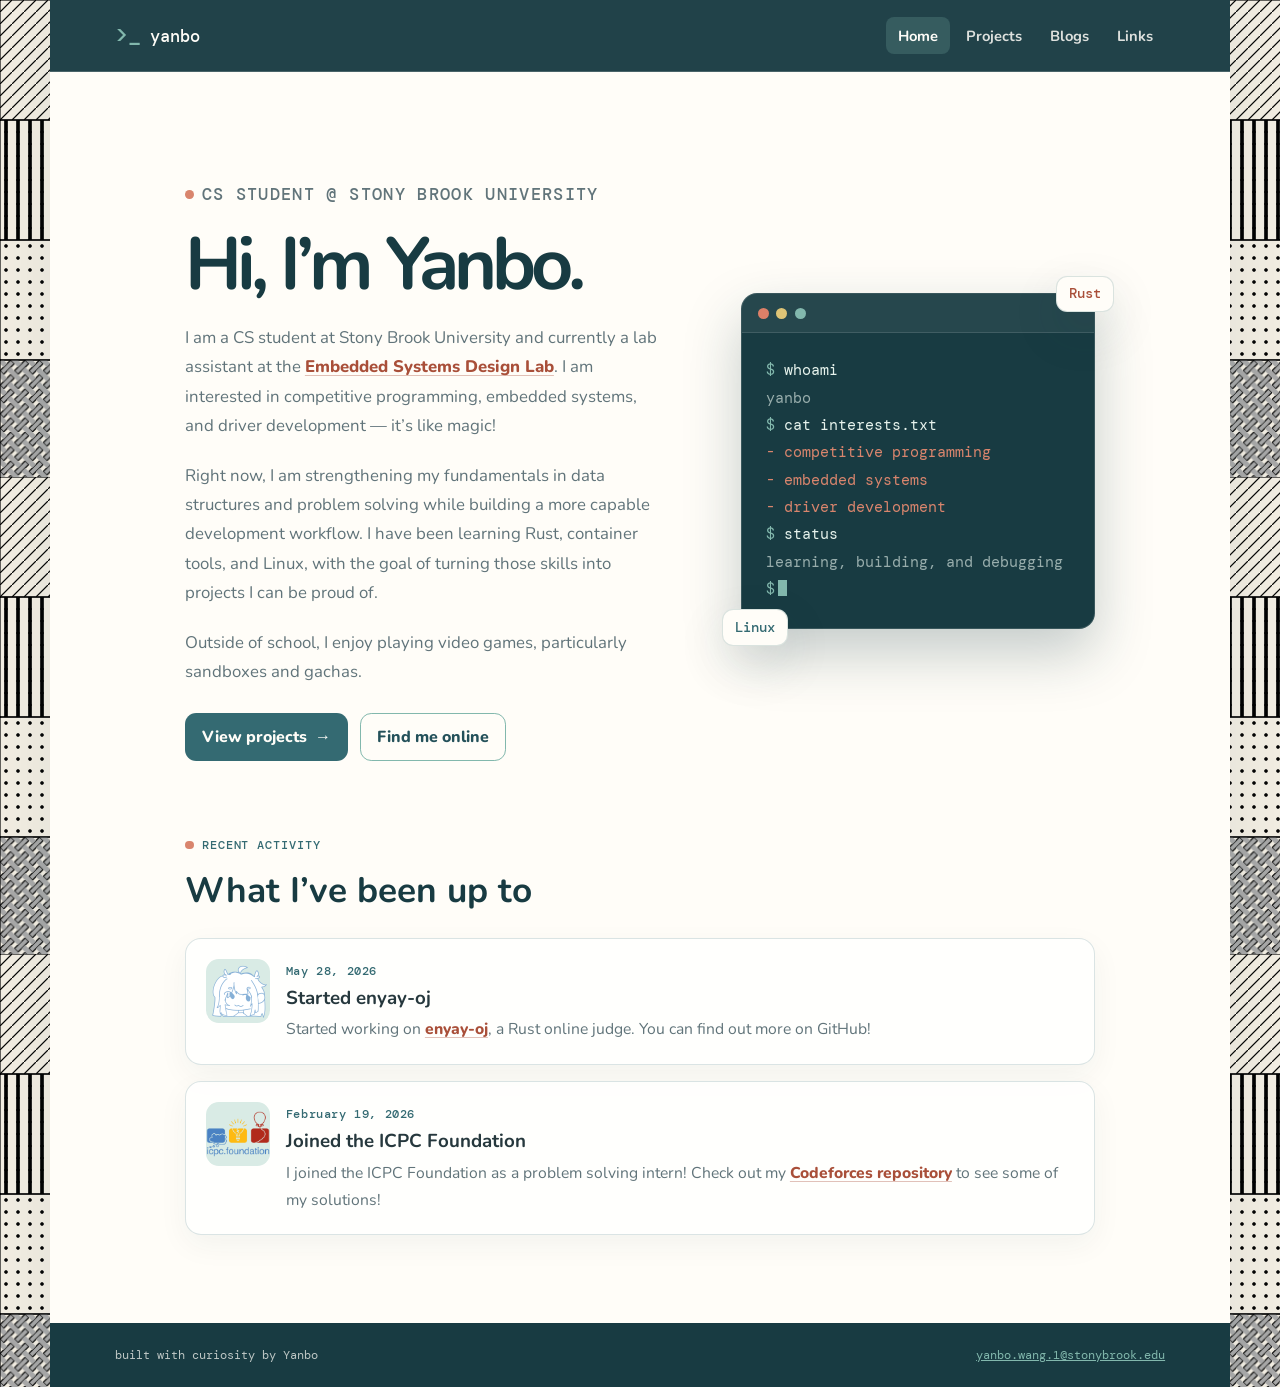
<file: index.html>
<!doctype html>
<html lang="en">
  <head>
    <meta charset="utf-8">
    <meta name="viewport" content="width=device-width, initial-scale=1">
    <meta name="description" content="Yanbo is a computer science student interested in competitive programming, embedded systems, and driver development.">
    <link rel="icon" href="assets/favicon.ico">
    <link rel="stylesheet" href="style.css">
    <title>Yanbo — Computer Science Student</title>
  </head>
  <body>
    <div class="site-shell">
      <header class="site-header">
        <a class="brand" href="index.html" aria-label="Yanbo home">
          <span class="brand-mark" aria-hidden="true">&gt;_</span>
          yanbo
        </a>
        <button class="nav-toggle" type="button" aria-label="Toggle navigation" aria-expanded="false" aria-controls="site-nav">
          <span></span><span></span><span></span>
        </button>
        <nav class="site-nav" id="site-nav" aria-label="Main navigation">
          <a href="index.html" aria-current="page">Home</a>
          <a href="pages/projects.html">Projects</a>
          <a href="pages/blogs.html">Blogs</a>
          <a href="pages/links.html">Links</a>
        </nav>
      </header>

      <main class="page-content">
        <section class="hero" aria-labelledby="welcome-title">
          <div class="hero-copy">
            <p class="eyebrow">CS Student @ Stony Brook University</p>
            <h1 class="page-title" id="welcome-title">Hi, I’m Yanbo.</h1>
            <p>
              I am a CS student at Stony Brook University and currently a lab assistant at the
              <a class="text-link" href="https://www.stonybrook.edu/commcms/electrical/undergraduate/laboratories/teaching_labs/embedded-systems-lab">Embedded Systems Design Lab</a>.
              I am interested in competitive programming, embedded systems, and driver development — it’s like magic!
            </p>
            <p>
              Right now, I am strengthening my fundamentals in data structures and problem solving while building a more capable development workflow. I have been learning Rust, container tools, and Linux, with the goal of turning those skills into projects I can be proud of.
            </p>
            <p>Outside of school, I enjoy playing video games, particularly sandboxes and gachas.</p>
            <div class="hero-actions">
              <a class="button button-primary" href="pages/projects.html">View projects <span aria-hidden="true">→</span></a>
              <a class="button button-secondary" href="pages/links.html">Find me online</a>
            </div>
          </div>

          <div class="terminal-window" aria-label="A terminal summary of Yanbo’s interests">
            <div class="terminal-bar" aria-hidden="true">
              <span class="terminal-dot"></span><span class="terminal-dot"></span><span class="terminal-dot"></span>
            </div>
            <div class="terminal-body">
              <div><span class="terminal-prompt">$</span> whoami</div>
              <div class="terminal-muted">yanbo</div>
              <div><span class="terminal-prompt">$</span> cat interests.txt</div>
              <div class="terminal-accent">- competitive programming</div>
              <div class="terminal-accent">- embedded systems</div>
              <div class="terminal-accent">- driver development</div>
              <div><span class="terminal-prompt">$</span> status</div>
              <div class="terminal-muted">learning, building, and debugging</div>
              <div><span class="terminal-prompt">$</span><span class="cursor" aria-hidden="true"></span></div>
            </div>
            <span class="floating-tag floating-tag--top">Rust</span>
            <span class="floating-tag floating-tag--bottom">Linux</span>
          </div>
        </section>

        <section aria-labelledby="activity-title">
          <div class="section-heading">
            <div>
              <p class="eyebrow">Recent activity</p>
              <h2 id="activity-title">What I’ve been up to</h2>
            </div>
          </div>
          <div class="activity-list">
            <article class="activity-card">
              <div class="activity-image"><img src="assets/enyay-mascot.png" alt="Enyay mascot"></div>
              <div class="activity-copy">
                <span class="activity-date">May 28, 2026</span>
                <h3>Started enyay-oj</h3>
                <p>Started working on <a class="text-link" href="https://github.com/3nya/enyay-oj">enyay-oj</a>, a Rust online judge. You can find out more on GitHub!</p>
              </div>
            </article>
            <article class="activity-card">
              <div class="activity-image"><img src="assets/icpc.png" alt="ICPC Foundation logo"></div>
              <div class="activity-copy">
                <span class="activity-date">February 19, 2026</span>
                <h3>Joined the ICPC Foundation</h3>
                <p>I joined the ICPC Foundation as a problem solving intern! Check out my <a class="text-link" href="https://github.com/Yanboww/Codeforces">Codeforces repository</a> to see some of my solutions!</p>
              </div>
            </article>
          </div>
        </section>
      </main>

      <footer class="site-footer">
        <span>built with curiosity by Yanbo</span>
        <a href="mailto:yanbo.wang.1@stonybrook.edu">yanbo.wang.1@stonybrook.edu</a>
      </footer>
    </div>
    <script src="app.js"></script>
  </body>
</html>
</file>
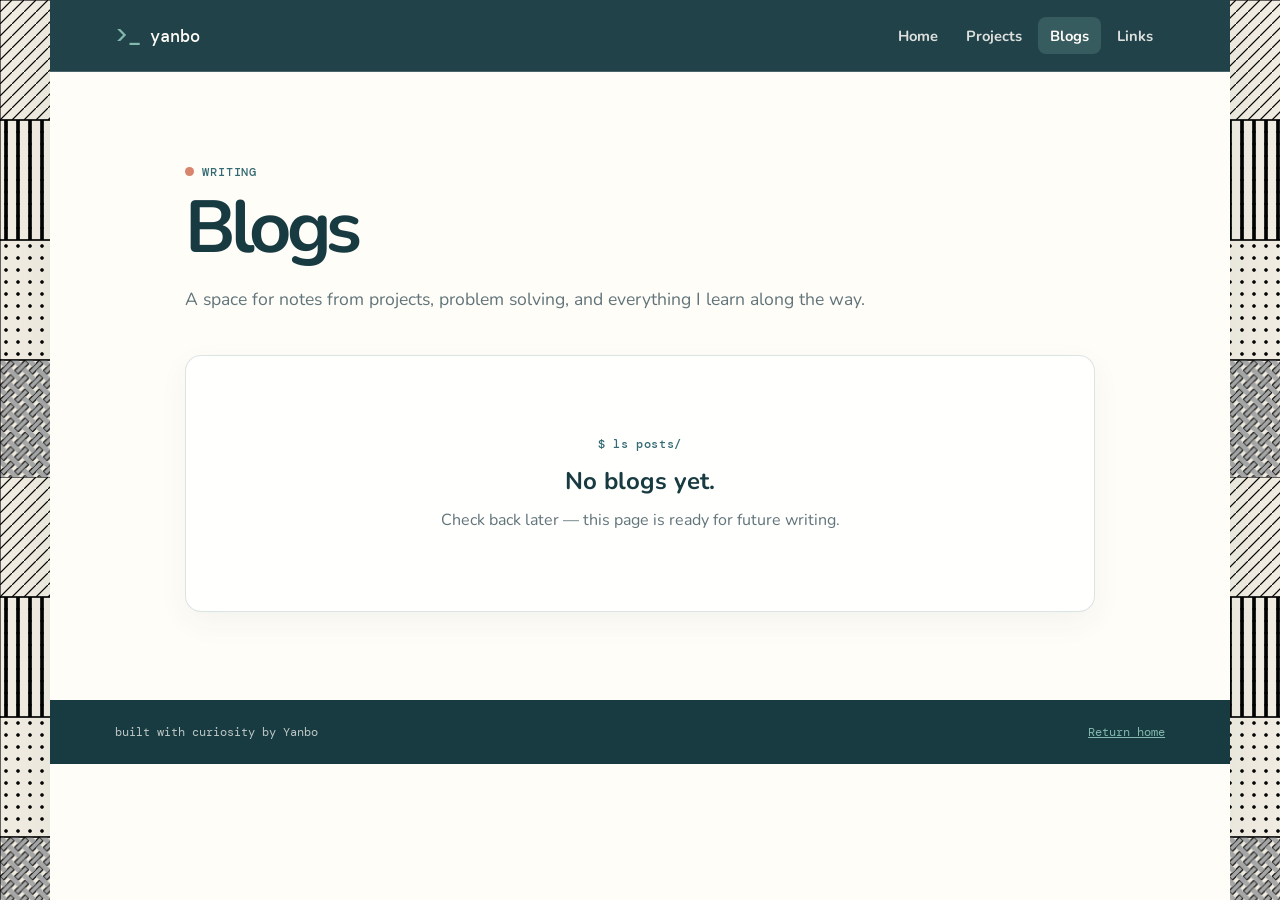
<file: pages/blogs.html>
<!doctype html>
<html lang="en">
  <head>
    <meta charset="utf-8">
    <meta name="viewport" content="width=device-width, initial-scale=1">
    <meta name="description" content="Yanbo’s blog.">
    <link rel="icon" href="../assets/favicon.ico">
    <link rel="stylesheet" href="../style.css">
    <title>Blogs — Yanbo</title>
  </head>
  <body>
    <div class="site-shell">
      <header class="site-header">
        <a class="brand" href="../index.html" aria-label="Yanbo home"><span class="brand-mark" aria-hidden="true">&gt;_</span>yanbo</a>
        <button class="nav-toggle" type="button" aria-label="Toggle navigation" aria-expanded="false" aria-controls="site-nav"><span></span><span></span><span></span></button>
        <nav class="site-nav" id="site-nav" aria-label="Main navigation">
          <a href="../index.html">Home</a><a href="projects.html">Projects</a><a href="blogs.html" aria-current="page">Blogs</a><a href="links.html">Links</a>
        </nav>
      </header>

      <main class="page-content">
        <p class="eyebrow">Writing</p>
        <h1 class="page-title">Blogs</h1>
        <p class="page-intro">A space for notes from projects, problem solving, and everything I learn along the way.</p>
        <section class="empty-state page-spaced" aria-labelledby="empty-title">
          <span class="terminal-label">$ ls posts/</span>
          <h2 id="empty-title">No blogs yet.</h2>
          <p>Check back later — this page is ready for future writing.</p>
        </section>
      </main>

      <footer class="site-footer"><span>built with curiosity by Yanbo</span><a href="../index.html">Return home</a></footer>
    </div>
    <script src="../app.js"></script>
  </body>
</html>
</file>
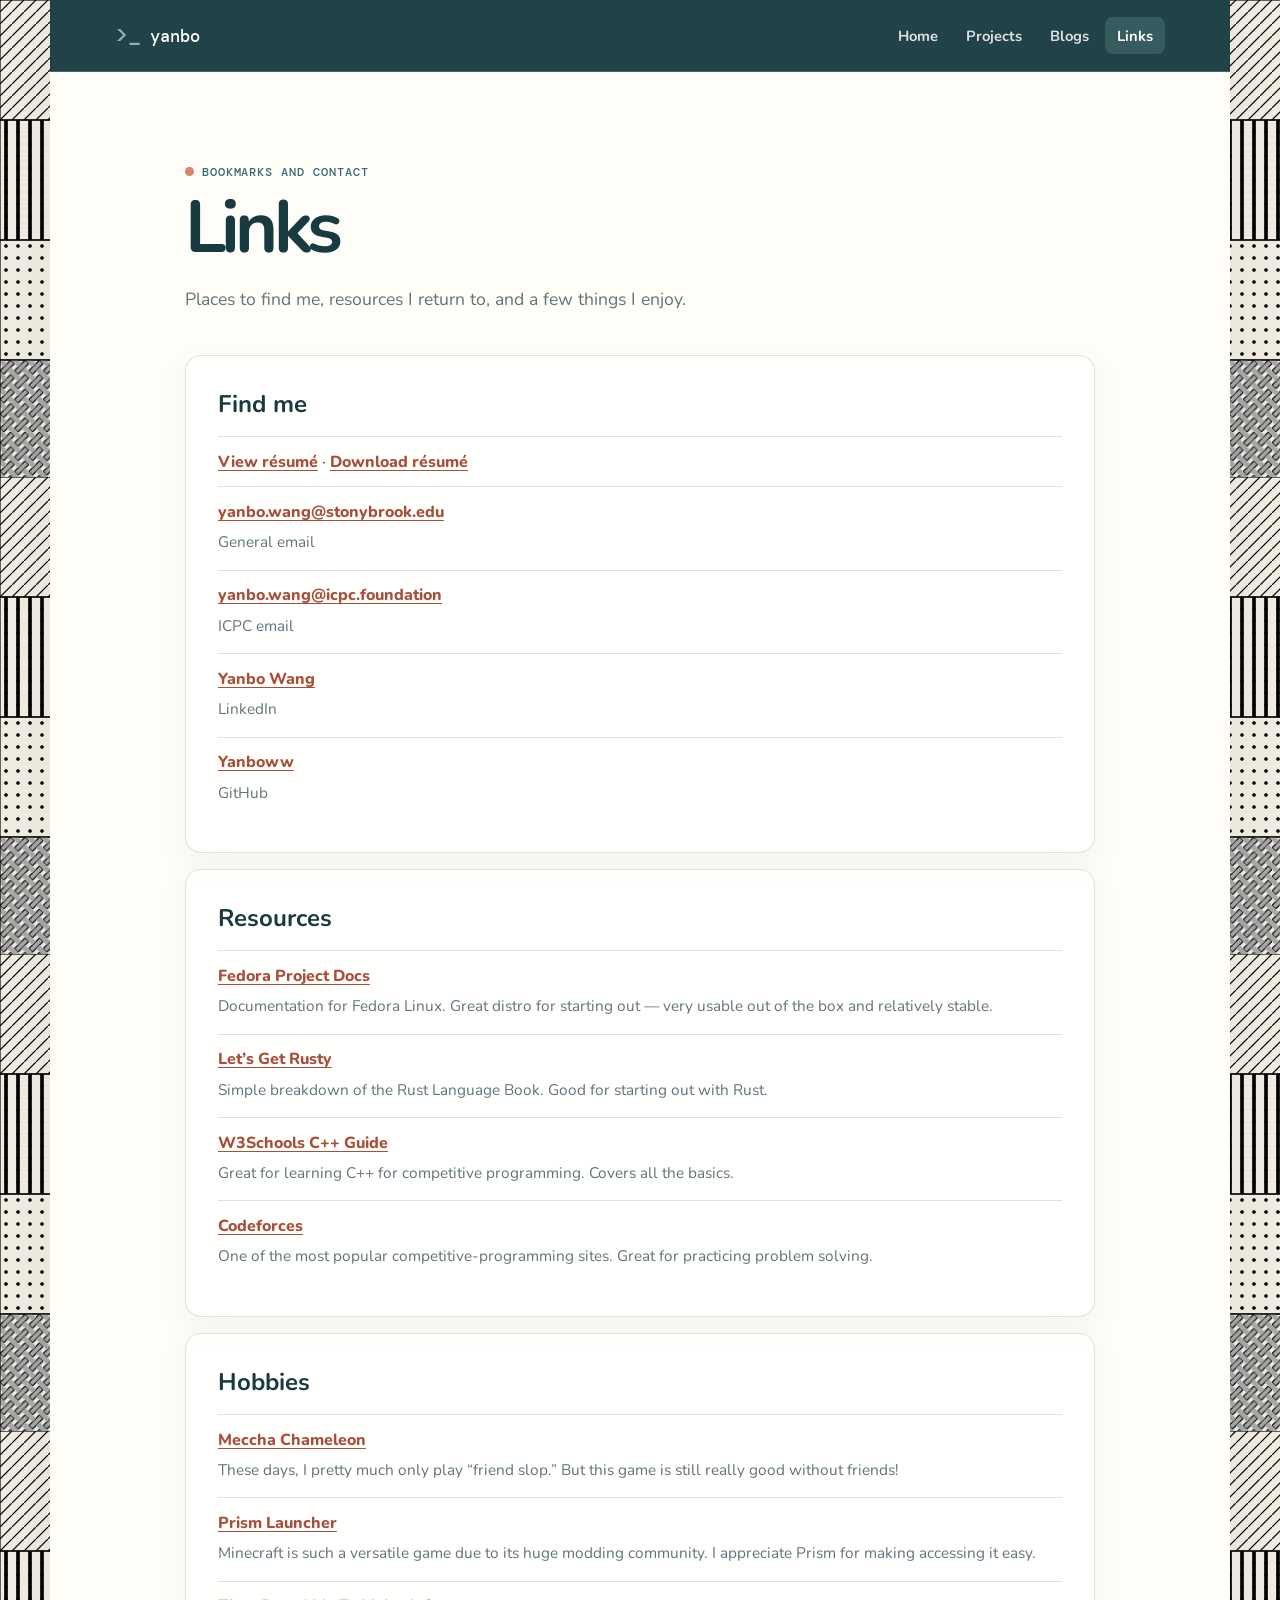
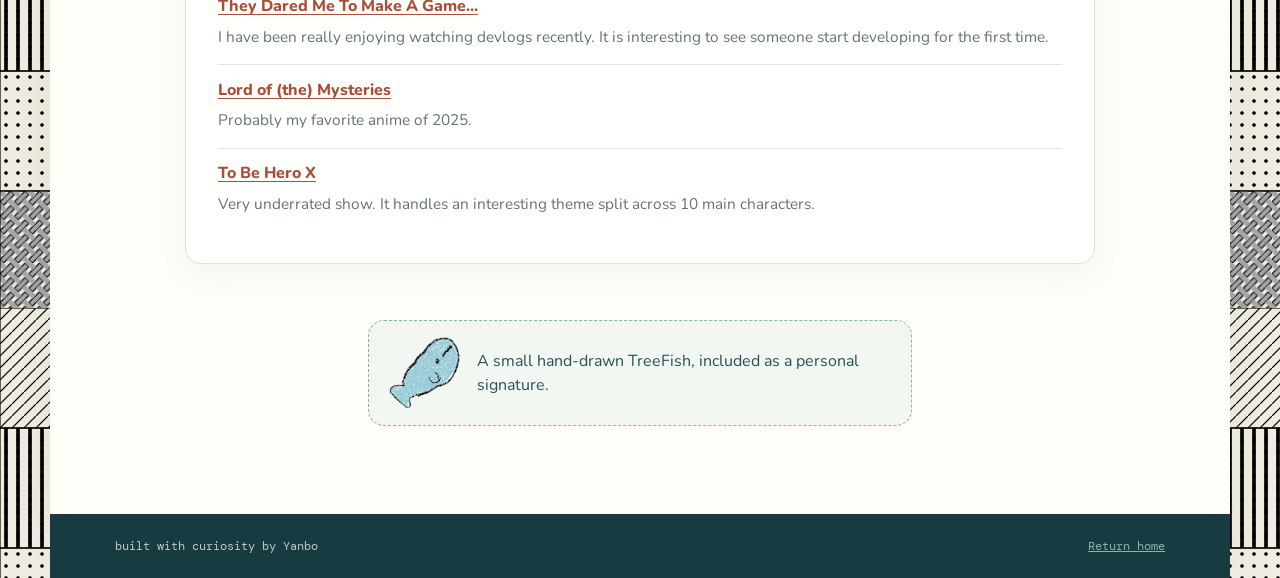
<file: pages/links.html>
<!doctype html>
<html lang="en">
  <head>
    <meta charset="utf-8">
    <meta name="viewport" content="width=device-width, initial-scale=1">
    <meta name="description" content="Links, resources, and hobbies from Yanbo.">
    <link rel="icon" href="../assets/favicon.ico">
    <link rel="stylesheet" href="../style.css">
    <title>Links — Yanbo</title>
  </head>
  <body>
    <div class="site-shell">
      <header class="site-header">
        <a class="brand" href="../index.html" aria-label="Yanbo home"><span class="brand-mark" aria-hidden="true">&gt;_</span>yanbo</a>
        <button class="nav-toggle" type="button" aria-label="Toggle navigation" aria-expanded="false" aria-controls="site-nav"><span></span><span></span><span></span></button>
        <nav class="site-nav" id="site-nav" aria-label="Main navigation">
          <a href="../index.html">Home</a><a href="projects.html">Projects</a><a href="blogs.html">Blogs</a><a href="links.html" aria-current="page">Links</a>
        </nav>
      </header>

      <main class="page-content">
        <p class="eyebrow">Bookmarks and contact</p>
        <h1 class="page-title">Links</h1>
        <p class="page-intro">Places to find me, resources I return to, and a few things I enjoy.</p>

        <div class="link-groups page-spaced">
          <section class="link-group" aria-labelledby="find-me-title">
            <h2 id="find-me-title">Find me</h2>
            <ul class="link-list">
              <li><a href="../assets/yanbo_resume.pdf" target="_blank" rel="noopener">View résumé</a> · <a href="../assets/yanbo_resume.pdf" download>Download résumé</a></li>
              <li><a href="mailto:yanbo.wang@stonybrook.edu">yanbo.wang@stonybrook.edu</a><p>General email</p></li>
              <li><a href="mailto:yanbo.wang@icpc.foundation">yanbo.wang@icpc.foundation</a><p>ICPC email</p></li>
              <li><a href="https://www.linkedin.com/in/yanbo-wang-297aa0345/">Yanbo Wang</a><p>LinkedIn</p></li>
              <li><a href="https://github.com/Yanboww">Yanboww</a><p>GitHub</p></li>
            </ul>
          </section>

          <section class="link-group" aria-labelledby="resources-title">
            <h2 id="resources-title">Resources</h2>
            <ul class="link-list">
              <li><a href="https://docs.fedoraproject.org/en-US/docs/">Fedora Project Docs</a><p>Documentation for Fedora Linux. Great distro for starting out — very usable out of the box and relatively stable.</p></li>
              <li><a href="https://www.youtube.com/watch?v=OX9HJsJUDxA&amp;list=PLai5B987bZ9CoVR-QEIN9foz4QCJ0H2Y8">Let’s Get Rusty</a><p>Simple breakdown of the Rust Language Book. Good for starting out with Rust.</p></li>
              <li><a href="https://www.w3schools.com/cpp/">W3Schools C++ Guide</a><p>Great for learning C++ for competitive programming. Covers all the basics.</p></li>
              <li><a href="https://codeforces.com/">Codeforces</a><p>One of the most popular competitive-programming sites. Great for practicing problem solving.</p></li>
            </ul>
          </section>

          <section class="link-group" aria-labelledby="hobbies-title">
            <h2 id="hobbies-title">Hobbies</h2>
            <ul class="link-list">
              <li><a href="https://store.steampowered.com/app/4704690/MECCHA_CHAMELEON/">Meccha Chameleon</a><p>These days, I pretty much only play “friend slop.” But this game is still really good without friends!</p></li>
              <li><a href="https://prismlauncher.org/">Prism Launcher</a><p>Minecraft is such a versatile game due to its huge modding community. I appreciate Prism for making accessing it easy.</p></li>
              <li><a href="https://youtu.be/eM5vDbvxjZs?si=UpRsF8qbLDAPuUCb">They Dared Me To Make A Game...</a><p>I have been really enjoying watching devlogs recently. It is interesting to see someone start developing for the first time.</p></li>
              <li><a href="https://myanimelist.net/anime/49818/Guimi_Zhi_Zhu__Xiaochou_Pian?q=Lord%20of%20mys&cat=anime">Lord of (the) Mysteries</a><p>Probably my favorite anime of 2025.</p></li>
              <li><a href="https://myanimelist.net/anime/53447/Tu_Bian_Yingxiong_X?q=To%20be%20hero%20X&cat=anime">To Be Hero X</a><p>Very underrated show. It handles an interesting theme split across 10 main characters.</p></li>
            </ul>
          </section>
        </div>

        <aside class="hand-drawn-note" aria-label="A note from Yanbo">
          <img src="../assets/general-icon.png" alt="Hand-drawn TreeFish character">
          <p>A small hand-drawn TreeFish, included as a personal signature.</p>
        </aside>
      </main>

      <footer class="site-footer"><span>built with curiosity by Yanbo</span><a href="../index.html">Return home</a></footer>
    </div>
    <script src="../app.js"></script>
  </body>
</html>
</file>
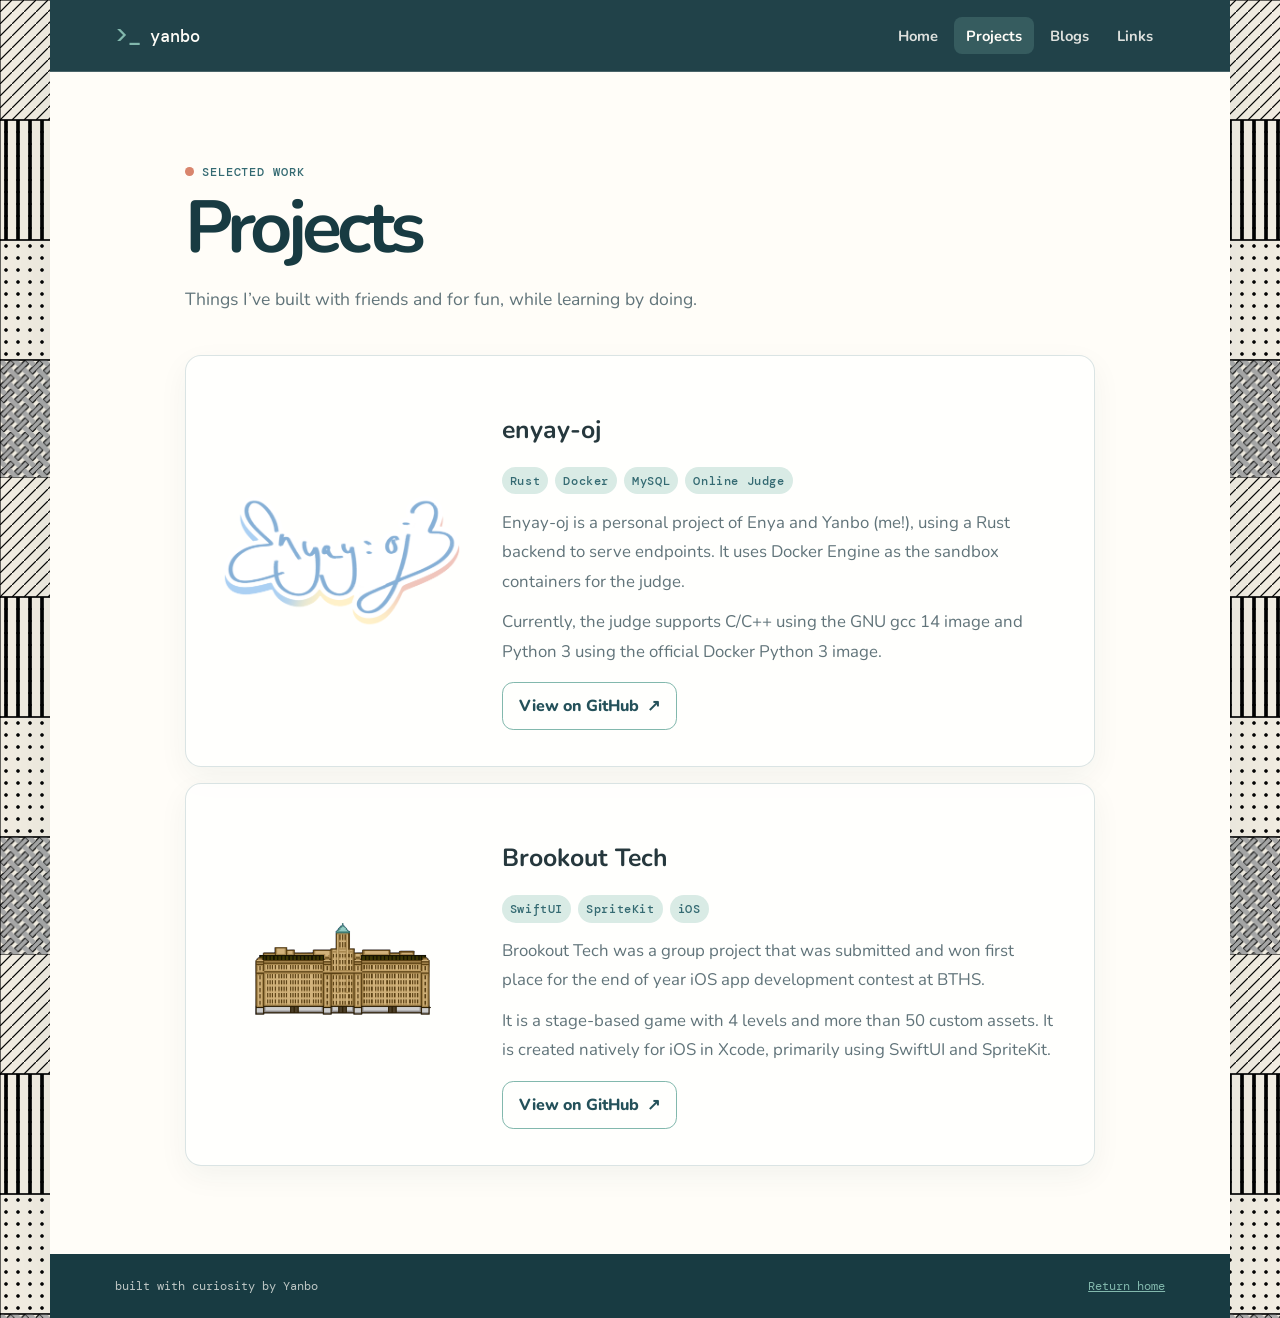
<file: pages/projects.html>
<!doctype html>
<html lang="en">
  <head>
    <meta charset="utf-8">
    <meta name="viewport" content="width=device-width, initial-scale=1">
    <meta name="description" content="Projects by Yanbo.">
    <link rel="icon" href="../assets/favicon.ico">
    <link rel="stylesheet" href="../style.css">
    <title>Projects — Yanbo</title>
  </head>
  <body>
    <div class="site-shell">
      <header class="site-header">
        <a class="brand" href="../index.html" aria-label="Yanbo home"><span class="brand-mark" aria-hidden="true">&gt;_</span>yanbo</a>
        <button class="nav-toggle" type="button" aria-label="Toggle navigation" aria-expanded="false" aria-controls="site-nav"><span></span><span></span><span></span></button>
        <nav class="site-nav" id="site-nav" aria-label="Main navigation">
          <a href="../index.html">Home</a><a href="projects.html" aria-current="page">Projects</a><a href="blogs.html">Blogs</a><a href="links.html">Links</a>
        </nav>
      </header>

      <main class="page-content">
        <p class="eyebrow">Selected work</p>
        <h1 class="page-title">Projects</h1>
        <p class="page-intro">Things I’ve built with friends and for fun, while learning by doing.</p>

        <div class="project-list page-spaced">
          <article class="project-card">
            <a class="project-visual" href="https://github.com/3nya/enyay-oj"><img src="../assets/enyayoj-logo.png" alt="enyay-oj logo"></a>
            <div class="project-copy prose">
              <h2>enyay-oj</h2>
              <div class="tag-list"><span>Rust</span><span>Docker</span><span>MySQL</span><span>Online Judge</span></div>
              <p>Enyay-oj is a personal project of Enya and Yanbo (me!), using a Rust backend to serve endpoints. It uses Docker Engine as the sandbox containers for the judge.</p>
              <p>Currently, the judge supports C/C++ using the GNU gcc 14 image and Python 3 using the official Docker Python 3 image.</p>
              <a class="button button-secondary" href="https://github.com/3nya/enyay-oj">View on GitHub <span aria-hidden="true">↗</span></a>
            </div>
          </article>

          <article class="project-card">
            <a class="project-visual" href="https://github.com/Yanboww/Escape-Btech"><img src="../assets/Brookout-logo.png" alt="Brookout Tech logo"></a>
            <div class="project-copy prose">
              <h2>Brookout Tech</h2>
              <div class="tag-list"><span>SwiftUI</span><span>SpriteKit</span><span>iOS</span></div>
              <p>Brookout Tech was a group project that was submitted and won first place for the end of year iOS app development contest at BTHS.</p>
              <p>It is a stage-based game with 4 levels and more than 50 custom assets. It is created natively for iOS in Xcode, primarily using SwiftUI and SpriteKit.</p>
              <a class="button button-secondary" href="https://github.com/Yanboww/Escape-Btech">View on GitHub <span aria-hidden="true">↗</span></a>
            </div>
          </article>
        </div>
      </main>

      <footer class="site-footer"><span>built with curiosity by Yanbo</span><a href="../index.html">Return home</a></footer>
    </div>
    <script src="../app.js"></script>
  </body>
</html>
</file>
<file: style.css>
@import url("https://fonts.googleapis.com/css2?family=DM+Mono:wght@400;500&family=Nunito:wght@400;600;700;800&display=swap");

:root {
  --cream: #fffdf8;
  --cream-dark: #f3eee3;
  --teal-900: #183b42;
  --teal-800: #24515a;
  --teal-700: #346a72;
  --teal-400: #82b8ad;
  --teal-200: #d9ebe5;
  --terracotta: #a94f39;
  --terracotta-light: #d9856d;
  --ink: #26383d;
  --muted: #61747a;
  --border: rgba(52, 106, 114, 0.18);
  --shadow: 0 18px 50px rgba(24, 59, 66, 0.12);
  --font-display: "Nunito", sans-serif;
  --font-mono: "DM Mono", monospace;
}

* { box-sizing: border-box; }
html { scroll-behavior: smooth; }

body {
  min-width: 320px;
  margin: 0;
  color: var(--ink);
  background: var(--cream-dark) url("assets/bg.png") repeat;
  font-family: var(--font-display);
}

a { color: inherit; }
img { display: block; max-width: 100%; }

.site-shell {
  width: min(1180px, 100%);
  min-height: 100vh;
  margin: 0 auto;
  overflow: hidden;
  background: var(--cream);
  box-shadow: 0 0 80px rgba(24, 59, 66, 0.08);
}

.site-header {
  position: sticky;
  top: 0;
  z-index: 10;
  display: flex;
  align-items: center;
  min-height: 72px;
  padding: 0 5.5%;
  border-bottom: 1px solid rgba(255, 253, 248, 0.18);
  background: rgba(24, 59, 66, 0.96);
  color: var(--cream);
  backdrop-filter: blur(14px);
}

.brand {
  display: inline-flex;
  align-items: center;
  gap: 0.6rem;
  color: var(--cream);
  font-family: var(--font-mono);
  font-size: 1.08rem;
  font-weight: 500;
  text-decoration: none;
}

.brand-mark { color: var(--teal-400); font-size: 1.35rem; }

.site-nav { display: flex; gap: 0.25rem; margin-left: auto; }

.site-nav a {
  padding: 0.55rem 0.75rem;
  border-radius: 0.5rem;
  color: rgba(255, 253, 248, 0.85);
  font-size: 0.92rem;
  font-weight: 700;
  text-decoration: none;
  transition: background-color 160ms ease, color 160ms ease;
}

.site-nav a:hover,
.site-nav a[aria-current="page"] {
  color: var(--cream);
  background: rgba(130, 184, 173, 0.22);
}

.nav-toggle {
  display: none;
  margin-left: auto;
  padding: 0.5rem;
  border: 0;
  border-radius: 0.45rem;
  background: transparent;
  color: var(--cream);
  cursor: pointer;
}

.nav-toggle span {
  display: block;
  width: 1.45rem;
  height: 2px;
  margin: 4px;
  background: currentColor;
}

.page-content {
  width: min(1040px, 100%);
  margin: 0 auto;
  padding: clamp(3rem, 7vw, 5.5rem) 5.5%;
}

.eyebrow {
  display: inline-flex;
  gap: 0.5rem;
  align-items: center;
  margin: 0 0 0.8rem;
  color: var(--teal-700);
  font-family: var(--font-mono);
  font-size: 0.75rem;
  font-weight: 500;
  letter-spacing: 0.08em;
  text-transform: uppercase;
}

.eyebrow::before {
  width: 0.55rem;
  height: 0.55rem;
  border-radius: 50%;
  background: var(--terracotta-light);
  content: "";
}

.page-title {
  max-width: 16ch;
  margin: 0;
  color: var(--teal-900);
  font-size: clamp(2.4rem, 6vw, 4.6rem);
  line-height: 1;
  letter-spacing: -0.065em;
}

.page-intro {
  max-width: 62ch;
  margin: 1.2rem 0 0;
  color: var(--muted);
  font-size: 1.1rem;
  line-height: 1.7;
}

.page-spaced {
  margin-top: 2.5rem;
}

.hero {
  display: grid;
  grid-template-columns: minmax(0, 1.15fr) minmax(290px, 0.85fr);
  gap: clamp(2.5rem, 6vw, 5rem);
  align-items: center;
  min-height: 510px;
}

.hero-copy p,
.prose p,
.activity-copy p,
.link-list p {
  color: var(--muted);
  font-size: 1.05rem;
  line-height: 1.75;
}

.hero-copy p { max-width: 60ch; margin: 1.25rem 0; }

.text-link {
  color: var(--terracotta);
  font-weight: 800;
  text-decoration-color: rgba(169, 79, 57, 0.35);
  text-underline-offset: 0.2em;
}

.hero-actions,
.contact-links {
  display: flex;
  flex-wrap: wrap;
  gap: 0.75rem;
  margin-top: 1.7rem;
}

.button {
  display: inline-flex;
  gap: 0.5rem;
  align-items: center;
  justify-content: center;
  padding: 0.75rem 1rem;
  border: 1px solid transparent;
  border-radius: 0.7rem;
  font-weight: 800;
  text-decoration: none;
  transition: transform 160ms ease, background-color 160ms ease;
}

.button:hover { transform: translateY(-2px); }
.button-primary { background: var(--teal-700); color: var(--cream); }
.button-primary:hover { background: var(--teal-900); }
.button-secondary { border-color: var(--teal-400); color: var(--teal-800); }
.button-secondary:hover { background: var(--teal-200); }

.terminal-window {
  position: relative;
  overflow: visible;
  border: 1px solid rgba(255, 253, 248, 0.14);
  border-radius: 1rem;
  background: var(--teal-900);
  color: #e7f3ed;
  box-shadow: 0 25px 55px rgba(24, 59, 66, 0.25);
}

.terminal-bar {
  display: flex;
  gap: 0.45rem;
  align-items: center;
  padding: 0.85rem 1rem;
  border-bottom: 1px solid rgba(255, 253, 248, 0.12);
  background: rgba(255, 253, 248, 0.06);
}

.terminal-dot { width: 0.7rem; height: 0.7rem; border-radius: 50%; }
.terminal-dot:nth-child(1) { background: #dd8068; }
.terminal-dot:nth-child(2) { background: #dec476; }
.terminal-dot:nth-child(3) { background: #82b8ad; }

.terminal-body {
  min-height: 285px;
  padding: 1.5rem;
  font-family: var(--font-mono);
  font-size: clamp(0.77rem, 1.7vw, 0.95rem);
  line-height: 1.8;
}

.terminal-prompt { color: var(--teal-400); }
.terminal-muted { color: rgba(231, 243, 237, 0.62); }
.terminal-accent { color: var(--terracotta-light); }

.cursor {
  display: inline-block;
  width: 0.55rem;
  height: 1rem;
  margin-left: 0.22rem;
  vertical-align: -0.1rem;
  background: var(--teal-400);
  animation: blink 1s step-end infinite;
}

.floating-tag {
  position: absolute;
  padding: 0.55rem 0.75rem;
  border: 1px solid var(--border);
  border-radius: 0.7rem;
  background: var(--cream);
  color: var(--terracotta);
  box-shadow: var(--shadow);
  font-family: var(--font-mono);
  font-size: 0.85rem;
  font-weight: 500;
  animation: float 3.8s ease-in-out infinite;
}

.floating-tag--top { top: -1.15rem; right: -1.25rem; }
.floating-tag--bottom {
  bottom: -1.15rem;
  left: -1.25rem;
  color: var(--teal-700);
  animation-delay: -1.9s;
}

.section-heading {
  display: flex;
  flex-wrap: wrap;
  gap: 1rem;
  align-items: end;
  justify-content: space-between;
  margin: 4.5rem 0 1.5rem;
}

.section-heading h2,
.card h2,
.card h3 { margin: 0; color: var(--teal-900); }
.section-heading h2 { font-size: clamp(1.65rem, 4vw, 2.2rem); }

.activity-list,
.project-list,
.link-groups { display: grid; gap: 1rem; }

.activity-card,
.project-card,
.link-group,
.empty-state {
  border: 1px solid var(--border);
  border-radius: 1rem;
  background: rgba(255, 255, 255, 0.72);
  box-shadow: 0 10px 30px rgba(24, 59, 66, 0.05);
}

.activity-card {
  display: grid;
  grid-template-columns: 4rem 1fr;
  gap: 1rem;
  padding: 1.25rem;
}

.activity-image {
  display: grid;
  width: 4rem;
  height: 4rem;
  place-items: center;
  overflow: hidden;
  border-radius: 0.8rem;
  background: var(--teal-200);
}

.activity-image img { width: 100%; height: 100%; object-fit: contain; }

.activity-date,
.tag-list,
.terminal-label {
  color: var(--teal-700);
  font-family: var(--font-mono);
  font-size: 0.75rem;
  font-weight: 500;
  letter-spacing: 0.05em;
}

.activity-copy h3 { margin: 0.25rem 0; }
.activity-copy p { margin: 0.35rem 0 0; font-size: 0.98rem; }

.project-card {
  display: grid;
  grid-template-columns: minmax(160px, 240px) 1fr;
  gap: clamp(1.25rem, 4vw, 2.5rem);
  align-items: center;
  padding: clamp(1.25rem, 4vw, 2.25rem);
}

.project-visual {
  display: grid;
  min-height: 155px;
  place-items: center;
  overflow: hidden;
  border-radius: 0.8rem;
}

.project-visual img { width: 100%; max-height: 190px; object-fit: contain; }
.project-copy h2 { font-size: 1.55rem; }
.project-copy p { margin: 0.7rem 0; }
.project-copy .button { margin-top: 0.3rem; }

.tag-list { display: flex; flex-wrap: wrap; gap: 0.45rem; margin: 0.85rem 0; }
.tag-list span { padding: 0.35rem 0.5rem; border-radius: 999px; background: var(--teal-200); }

.empty-state { padding: clamp(2rem, 8vw, 5rem); text-align: center; }
.empty-state .terminal-label { display: block; margin-bottom: 0.8rem; }
.empty-state h2 { margin: 0; color: var(--teal-900); }
.empty-state p { max-width: 40ch; margin: 0.75rem auto 0; color: var(--muted); }

.link-group { padding: clamp(1.25rem, 4vw, 2rem); }
.link-group h2 { margin: 0; color: var(--teal-900); }
.link-list { margin: 1rem 0 0; padding: 0; list-style: none; }
.link-list li { padding: 0.85rem 0; border-top: 1px solid var(--border); }
.link-list p { margin: 0.4rem 0 0; font-size: 0.96rem; }
.link-list a { color: var(--terracotta); font-weight: 800; text-underline-offset: 0.18em; }

.hand-drawn-note {
  display: flex;
  gap: 1rem;
  align-items: center;
  max-width: 34rem;
  margin: 3.5rem auto 0;
  padding: 1rem 1.25rem;
  border: 1px dashed var(--teal-400);
  border-radius: 1rem;
  background: rgba(217, 235, 229, 0.35);
}

.hand-drawn-note img {
  width: 4.5rem;
  height: 4.5rem;
  object-fit: contain;
}

.hand-drawn-note p { margin: 0; color: var(--teal-800); line-height: 1.5; }

.site-footer {
  display: flex;
  gap: 1rem;
  align-items: center;
  justify-content: space-between;
  padding: 1.5rem 5.5%;
  background: var(--teal-900);
  color: rgba(255, 253, 248, 0.72);
  font-family: var(--font-mono);
  font-size: 0.78rem;
}

.site-footer a { color: var(--teal-400); }

@keyframes blink { 50% { opacity: 0; } }

@keyframes float {
  50% { transform: translateY(-0.55rem); }
}

@media (max-width: 720px) {
  .site-header { min-height: 64px; }
  .nav-toggle { display: block; }
  .site-nav {
    position: absolute;
    top: 100%;
    right: 0;
    left: 0;
    display: none;
    flex-direction: column;
    gap: 0.15rem;
    padding: 0.75rem 5.5% 1rem;
    border-bottom: 1px solid rgba(255, 253, 248, 0.16);
    background: var(--teal-900);
  }
  .site-nav.is-open { display: flex; }
  .site-nav a { padding: 0.75rem; }
  .hero,
  .project-card { grid-template-columns: 1fr; }
  .hero { min-height: 0; }
  .terminal-window { max-width: 430px; width: calc(100% - 1.5rem); margin: 1rem auto; }
  .project-visual { max-width: 290px; width: 100%; margin: 0 auto; }
  .site-footer { align-items: start; flex-direction: column; }
}

@media (max-width: 450px) {
  .page-content { padding-right: 1.25rem; padding-left: 1.25rem; }
  .site-header { padding-right: 1.25rem; padding-left: 1.25rem; }
  .activity-card { grid-template-columns: 1fr; }
  .activity-image { width: 3.25rem; height: 3.25rem; }
  .floating-tag--top { right: -0.75rem; }
  .floating-tag--bottom { left: -0.75rem; }
}

@media (prefers-reduced-motion: reduce) {
  *,
  *::before,
  *::after {
    scroll-behavior: auto !important;
    animation-duration: 0.01ms !important;
    animation-iteration-count: 1 !important;
  }
}
</file>
